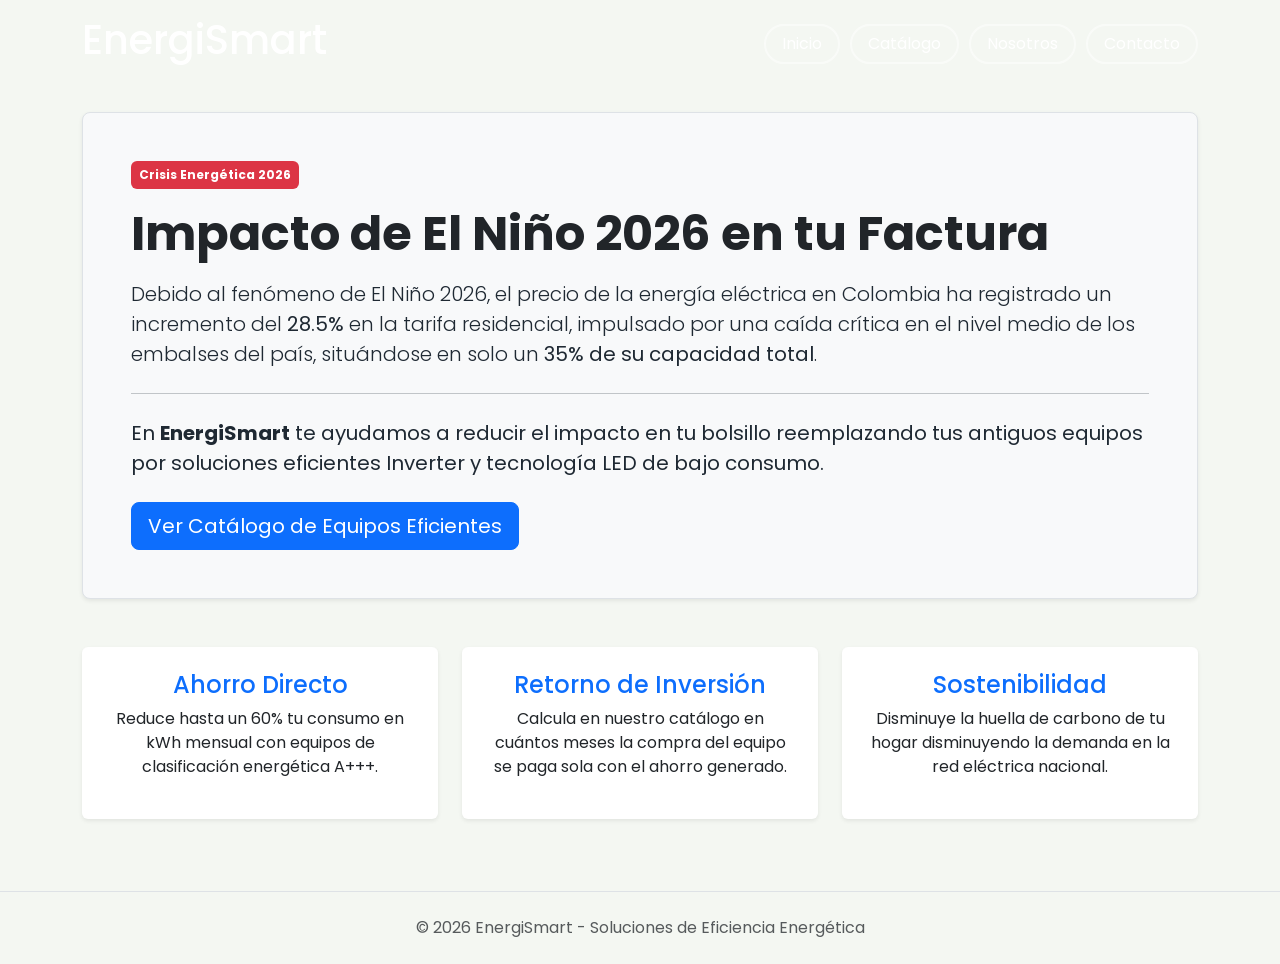
<file: index.html>
<!DOCTYPE html>
<html lang="es">
<head>
  <meta charset="UTF-8">
  <meta name="viewport" content="width=device-width, initial-scale=1.0">
  <title>EnergiSmart - Inicio</title>
  
  <!-- Fuente Google Fonts (Poppins) -->
  <link rel="preconnect" href="https://fonts.googleapis.com">
  <link rel="preconnect" href="https://fonts.gstatic.com" crossorigin>
  <link href="https://fonts.googleapis.com/css2?family=Poppins:wght@400;600;700&display=swap" rel="stylesheet">
  
  <!-- Bootstrap 5 CSS -->
  <link href="https://cdn.jsdelivr.net/npm/bootstrap@5.3.0/dist/css/bootstrap.min.css" rel="stylesheet">
  
  <!-- Hoja de estilos propia (SIEMPRE va después de Bootstrap) -->
  <link rel="stylesheet" href="css/estilos.css">
</head>
<body>

  <!-- Encabezado con ID y Menú Flexbox -->
  <header id="main-header" class="p-3 mb-4 text-white">
    <div class="container d-flex justify-content-between align-items-center">
      <h1>EnergiSmart</h1>
      <nav class="menu-navegacion">
        <a href="index.html">Inicio</a>
        <a href="catalogo.html">Catálogo</a>
        <a href="nosotros.html">Nosotros</a>
        <a href="contacto.html">Contacto</a>
      </nav>
    </div>
  </header>

  <!-- Contenido Principal -->
  <main class="container">
    <div class="p-5 mb-4 bg-light rounded-3 shadow-sm border">
      <span class="badge bg-danger mb-3 p-2">Crisis Energética 2026</span>
      <h2 class="display-5 fw-bold text-dark">Impacto de El Niño 2026 en tu Factura</h2>
      
      <!-- Requisito Rúbrica: Mínimo 2 datos reales -->
      <p class="lead mt-3">
        Debido al fenómeno de El Niño 2026, el precio de la energía eléctrica en Colombia ha registrado un incremento del <strong>28.5%</strong> en la tarifa residencial, impulsado por una caída crítica en el nivel medio de los embalses del país, situándose en solo un <strong>35% de su capacidad total</strong>.
      </p>
      
      <hr class="my-4">
      
      <p class="fs-5">
        En <strong>EnergiSmart</strong> te ayudamos a reducir el impacto en tu bolsillo reemplazando tus antiguos equipos por soluciones eficientes Inverter y tecnología LED de bajo consumo.
      </p>

      <a class="btn btn-primary btn-lg mt-2" href="catalogo.html" role="button">Ver Catálogo de Equipos Eficientes</a>
    </div>

    <!-- Sección complementaria explicativa -->
    <section class="row text-center mt-5">
      <div class="col-md-4 mb-4">
        <div class="card h-100 p-4 border-0 shadow-sm">
          <h3 class="h4 text-primary">Ahorro Directo</h3>
          <p>Reduce hasta un 60% tu consumo en kWh mensual con equipos de clasificación energética A+++.</p>
        </div>
      </div>
      <div class="col-md-4 mb-4">
        <div class="card h-100 p-4 border-0 shadow-sm">
          <h3 class="h4 text-primary">Retorno de Inversión</h3>
          <p>Calcula en nuestro catálogo en cuántos meses la compra del equipo se paga sola con el ahorro generado.</p>
        </div>
      </div>
      <div class="col-md-4 mb-4">
        <div class="card h-100 p-4 border-0 shadow-sm">
          <h3 class="h4 text-primary">Sostenibilidad</h3>
          <p>Disminuye la huella de carbono de tu hogar disminuyendo la demanda en la red eléctrica nacional.</p>
        </div>
      </div>
    </section>
  </main>

  <!-- Pie de página -->
  <footer class="text-center py-4 mt-5 border-top">
    <p class="text-muted mb-0">© 2026 EnergiSmart - Soluciones de Eficiencia Energética</p>
  </footer>

</body>
</html>
</file>
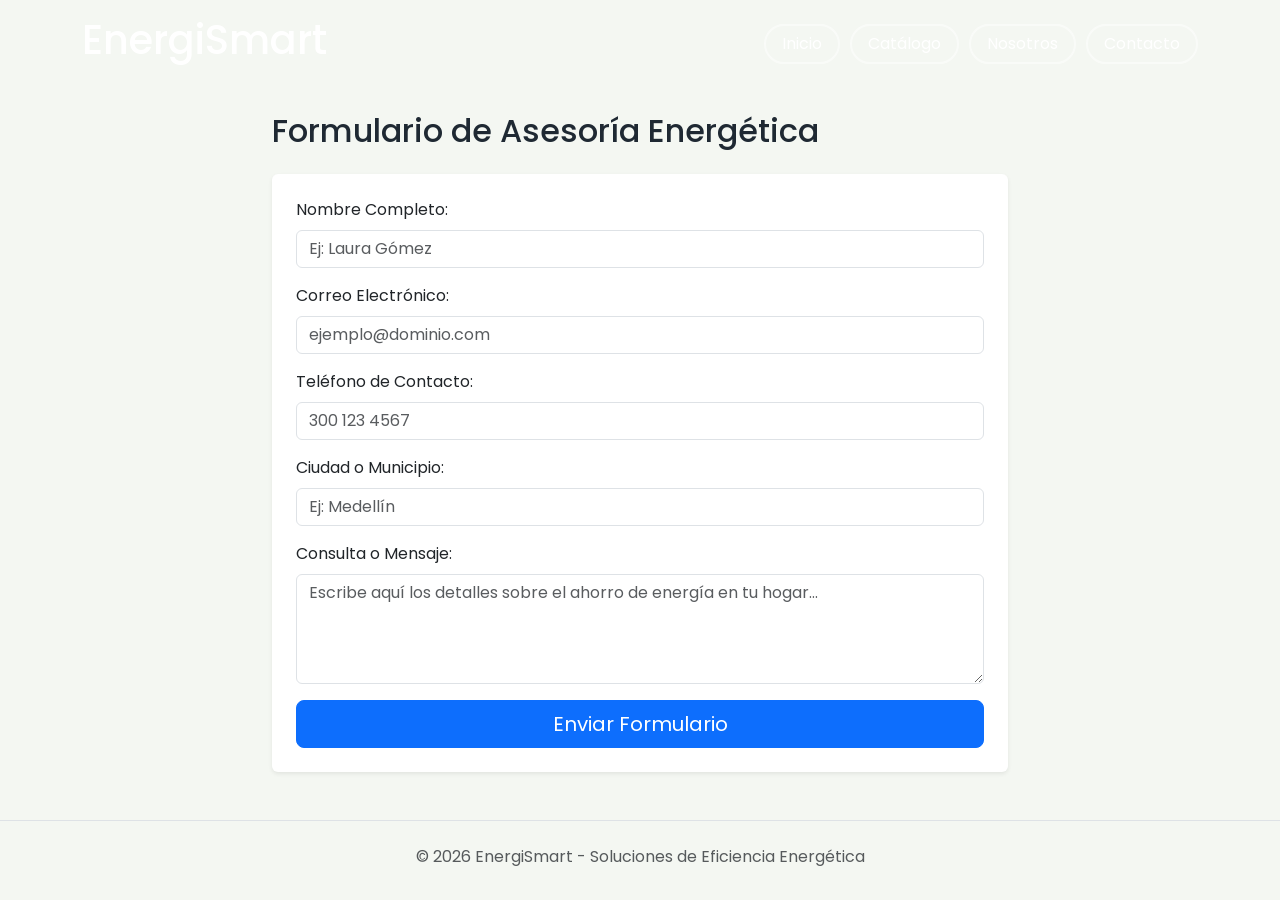
<file: contacto.html>
<!DOCTYPE html>
<html lang="es">
<head>
  <meta charset="UTF-8">
  <meta name="viewport" content="width=device-width, initial-scale=1.0">
  <title>EnergiSmart - Contacto</title>
  
  <link rel="preconnect" href="https://fonts.googleapis.com">
  <link rel="preconnect" href="https://fonts.gstatic.com" crossorigin>
  <link href="https://fonts.googleapis.com/css2?family=Poppins:wght@400;600;700&display=swap" rel="stylesheet">
  
  <link href="https://cdn.jsdelivr.net/npm/bootstrap@5.3.0/dist/css/bootstrap.min.css" rel="stylesheet">
  <link rel="stylesheet" href="css/estilos.css">
</head>
<body>

  <header id="main-header" class="p-3 mb-4 text-white">
    <div class="container d-flex justify-content-between align-items-center">
      <h1>EnergiSmart</h1>
      <nav class="menu-navegacion">
        <a href="index.html">Inicio</a>
        <a href="catalogo.html">Catálogo</a>
        <a href="nosotros.html">Nosotros</a>
        <a href="contacto.html">Contacto</a>
      </nav>
    </div>
  </header>

  <main class="container">
    <div class="row justify-content-center">
      <div class="col-md-8">
        <h2 class="mb-4">Formulario de Asesoría Energética</h2>
        
        <form class="card p-4 shadow-sm border-0">
          <!-- Campo 1 -->
          <div class="mb-3">
            <label for="nombre" class="form-label font-weight-bold">Nombre Completo:</label>
            <input type="text" id="nombre" class="form-control" placeholder="Ej: Laura Gómez" required>
          </div>
          
          <!-- Campo 2 -->
          <div class="mb-3">
            <label for="correo" class="form-label font-weight-bold">Correo Electrónico:</label>
            <input type="email" id="correo" class="form-control" placeholder="ejemplo@dominio.com" required>
          </div>
          
          <!-- Campo 3 -->
          <div class="mb-3">
            <label for="telefono" class="form-label font-weight-bold">Teléfono de Contacto:</label>
            <input type="tel" id="telefono" class="form-control" placeholder="300 123 4567" required>
          </div>
          
          <!-- Campo 4 -->
          <div class="mb-3">
            <label for="ciudad" class="form-label font-weight-bold">Ciudad o Municipio:</label>
            <input type="text" id="ciudad" class="form-control" placeholder="Ej: Medellín" required>
          </div>
          
          <!-- Campo 5 -->
          <div class="mb-3">
            <label for="mensaje" class="form-label font-weight-bold">Consulta o Mensaje:</label>
            <textarea id="mensaje" class="form-control" rows="4" placeholder="Escribe aquí los detalles sobre el ahorro de energía en tu hogar..." required></textarea>
          </div>
          
          <button type="submit" class="btn btn-primary btn-lg w-100">Enviar Formulario</button>
        </form>
      </div>
    </div>
  </main>

  <footer class="text-center py-4 mt-5 border-top">
    <p class="text-muted mb-0">© 2026 EnergiSmart - Soluciones de Eficiencia Energética</p>
  </footer>

</body>
</html>
</file>
<file: css/estilos.css>
/* HOJA DE ESTILOS CSS COMPILADA DESDE SASS */

body {
  background-color: #f4f7f2;
  color: #1f2933;
  font-family: "Poppins", sans-serif;
}

/* 5. SELECTOR DE HIJO DIRECTO (>) + PSEUDOCLASES (:hover, :focus) */
.menu-navegacion {
  display: flex;
  gap: 10px;
  flex-wrap: wrap;
}

@media (max-width: 576px) {
  .menu-navegacion {
    flex-direction: column;
  }
}

.menu-navegacion > a {
  color: white;
  text-decoration: none;
  padding: 6px 16px;
  border-radius: 999px;
  border: 2px solid rgba(255, 255, 255, 0.5);
  transition: background-color 0.3s ease, color 0.3s ease, transform 0.3s ease;
}

.menu-navegacion > a:hover {
  background-color: #f9a825;
  color: #1f2933;
  transform: translateY(-2px);
}

.menu-navegacion > a:focus {
  outline: 2px solid #f9a825;
}

.tarjeta-producto {
  box-shadow: 0 4px 12px rgba(0, 0, 0, 0.12);
  border-radius: 12px;
  border: 1px solid #ddebdd;
  background-color: #ffffff;
  padding: 16px;
}
</file>
